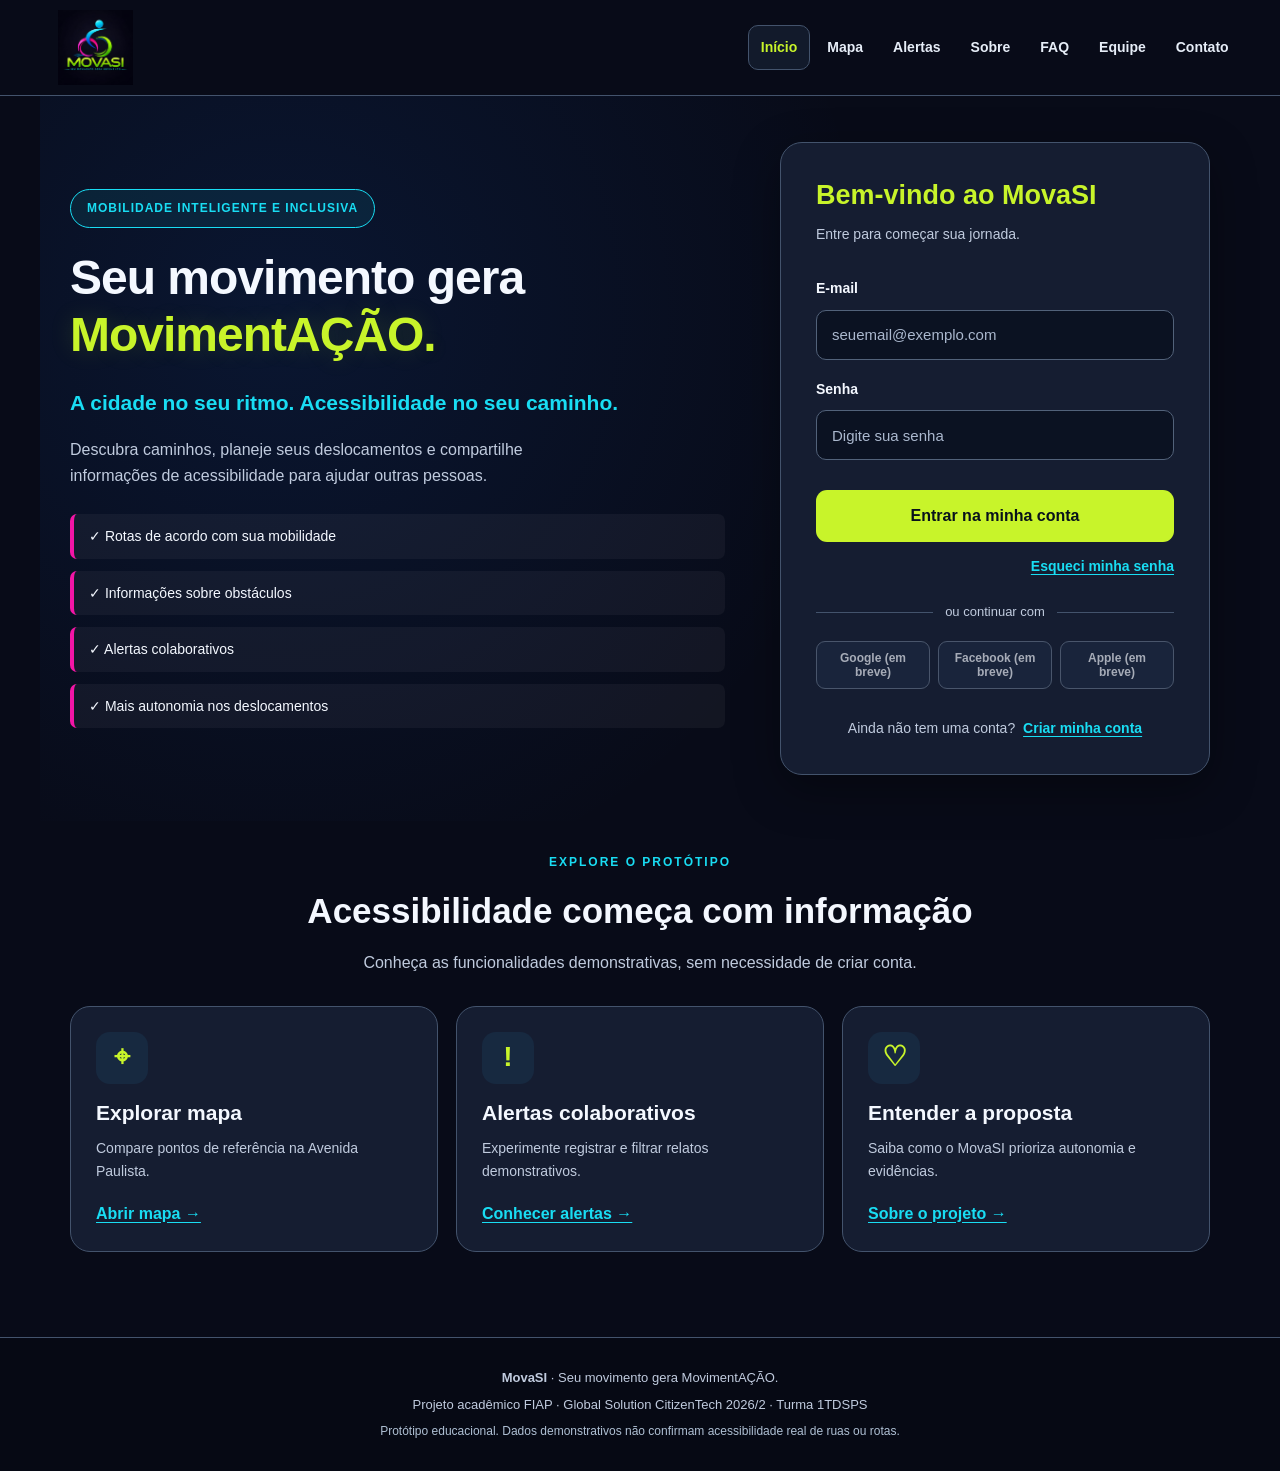
<file: index.html>
<!DOCTYPE html>

<html lang="pt-BR">
<head>
<meta charset="utf-8"/>
<meta content="width=device-width, initial-scale=1.0" name="viewport"/>
<title>MovaSI | Mobilidade Inteligente</title>
<meta content="MovaSI: seu movimento gera MovimentAÇÃO. Rotas e informações para uma mobilidade mais acessível." name="description"/>
<link href="css/style.css" rel="stylesheet"/>
<script defer="" src="js/script.js"></script>
<link href="css/componentes.css" rel="stylesheet"/><script defer="True" src="js/main.js"></script><link href="assets/logo-movasi.png" rel="icon" type="image/png"/></head>
<body>
<!-- CABEÇALHO DO MOVASI -->
<a class="pular-conteudo" href="#conteudo">Ir para o conteúdo principal</a>
<header class="cabecalho cabecalho-com-nav">
<a aria-label="MovaSI — Página inicial" class="logo" href="index.html"><img alt="MovaSI — Seu movimento gera MovimentAÇÃO" height="75" src="assets/logo-movasi.png" width="115"/></a>
<button aria-controls="navegacao-principal" aria-expanded="false" aria-label="Abrir menu de navegação" class="menu-toggle" type="button"><span></span><span></span><span></span></button>
<nav aria-label="Navegação principal" class="menu-principal" id="navegacao-principal"><a aria-current="page" class="ativo" href="index.html">Início</a><a href="painel.html">Mapa</a><a href="alertas.html">Alertas</a><a href="sobre.html">Sobre</a><a href="faq.html">FAQ</a><a href="integrantes.html">Equipe</a><a href="contato.html">Contato</a></nav>
</header>
<main class="pagina-inicial" id="conteudo">
<!-- APRESENTAÇÃO DO MOVASI -->
<section class="apresentacao">
<p class="etiqueta">MOBILIDADE INTELIGENTE E INCLUSIVA</p>
<h1>
                Seu movimento gera
                <span>MovimentAÇÃO.</span>
</h1>
<p class="subtitulo">
                A cidade no seu ritmo.
                Acessibilidade no seu caminho.
            </p>
<p class="descricao">
                Descubra caminhos, planeje seus deslocamentos
                e compartilhe informações de acessibilidade
                para ajudar outras pessoas.
            </p>
<div class="beneficios">
<p>✓ Rotas de acordo com sua mobilidade</p>
<p>✓ Informações sobre obstáculos</p>
<p>✓ Alertas colaborativos</p>
<p>✓ Mais autonomia nos deslocamentos</p>
</div>
</section>
<!-- ACESSO AO APLICATIVO -->
<section class="area-acesso">
<div class="cartao-acesso">
<!-- FORMULÁRIO DE LOGIN -->
<div id="tela-login">
<h2>Bem-vindo ao MovaSI</h2>
<p class="texto-apoio">
                        Entre para começar sua jornada.
                    </p>
<form id="form-login">
<label for="login-email">E-mail</label>
<input autocomplete="email" id="login-email" name="email" placeholder="seuemail@exemplo.com" required="" type="email"/>
<label for="login-senha">Senha</label>
<input autocomplete="current-password" id="login-senha" name="senha" placeholder="Digite sua senha" required="" type="password"/>
<button class="botao-principal" type="submit">
                            Entrar na minha conta
                        </button>
</form>
<button class="botao-link" id="esqueci-senha" type="button">
                        Esqueci minha senha
                    </button>
<div class="separador">
<span>ou continuar com</span>
</div>
<div class="login-social">
<button disabled="" type="button">Google (em breve)</button>
<button disabled="" type="button">Facebook (em breve)</button>
<button disabled="" type="button">Apple (em breve)</button>
</div>
<p class="alternar-acesso">
                        Ainda não tem uma conta?
                        <button class="botao-link" id="abrir-cadastro" type="button">
                            Criar minha conta
                        </button>
</p>
</div>
<!-- FORMULÁRIO DE CADASTRO -->
<div hidden="" id="tela-cadastro">
<h2>Crie sua conta</h2>
<p class="texto-apoio">
                        Seu caminho começa aqui.
                    </p>
<form id="form-cadastro">
<label for="cadastro-nome">Nome completo</label>
<input autocomplete="name" id="cadastro-nome" name="nome" required="" type="text"/>
<label for="cadastro-nascimento">Data de nascimento</label>
<input id="cadastro-nascimento" name="nascimento" required="" type="date"/>
<label for="cadastro-sexo">Sexo (opcional)</label>
<select id="cadastro-sexo" name="sexo">
<option value="">Prefiro não informar</option>
<option value="feminino">Feminino</option>
<option value="masculino">Masculino</option>
<option value="outro">Outro</option>
</select>
<label for="cadastro-email">E-mail</label>
<input autocomplete="email" id="cadastro-email" name="email" required="" type="email"/>
<label for="cadastro-senha">Crie uma senha</label>
<input autocomplete="new-password" id="cadastro-senha" minlength="8" name="senha" required="" type="password"/>
<label for="cadastro-confirmar">Confirme a senha</label>
<input autocomplete="new-password" id="cadastro-confirmar" minlength="8" name="confirmar-senha" required="" type="password"/>
<button class="botao-principal" type="submit">
                            Criar minha conta
                        </button>
</form>
<p class="alternar-acesso">
                        Já possui uma conta?
                        <button class="botao-link" id="voltar-login" type="button">
                            Fazer login
                        </button>
</p>
</div>
<p aria-live="polite" id="mensagem-sistema" role="status"></p>
</div>
</section>
</main><section aria-labelledby="atalhos-titulo" class="atalhos-inicio">
<div class="atalhos-topo"><p class="sobretitulo">EXPLORE O PROTÓTIPO</p><h2 id="atalhos-titulo">Acessibilidade começa com informação</h2><p>Conheça as funcionalidades demonstrativas, sem necessidade de criar conta.</p></div>
<div class="cards-atalho"><a class="card-atalho" href="painel.html"><span aria-hidden="true" class="icone-atalho">⌖</span><h3>Explorar mapa</h3><p>Compare pontos de referência na Avenida Paulista.</p><span class="link-visual">Abrir mapa →</span></a>
<a class="card-atalho" href="alertas.html"><span aria-hidden="true" class="icone-atalho">!</span><h3>Alertas colaborativos</h3><p>Experimente registrar e filtrar relatos demonstrativos.</p><span class="link-visual">Conhecer alertas →</span></a>
<a class="card-atalho" href="sobre.html"><span aria-hidden="true" class="icone-atalho">♡</span><h3>Entender a proposta</h3><p>Saiba como o MovaSI prioriza autonomia e evidências.</p><span class="link-visual">Sobre o projeto →</span></a></div>
</section>
<footer class="rodape rodape-geral"><p><strong>MovaSI</strong> · Seu movimento gera MovimentAÇÃO.</p><p>Projeto acadêmico FIAP · Global Solution CitizenTech 2026/2 · Turma 1TDSPS</p><p>Protótipo educacional. Dados demonstrativos não confirmam acessibilidade real de ruas ou rotas.</p></footer>
</body>
</html>
</file>
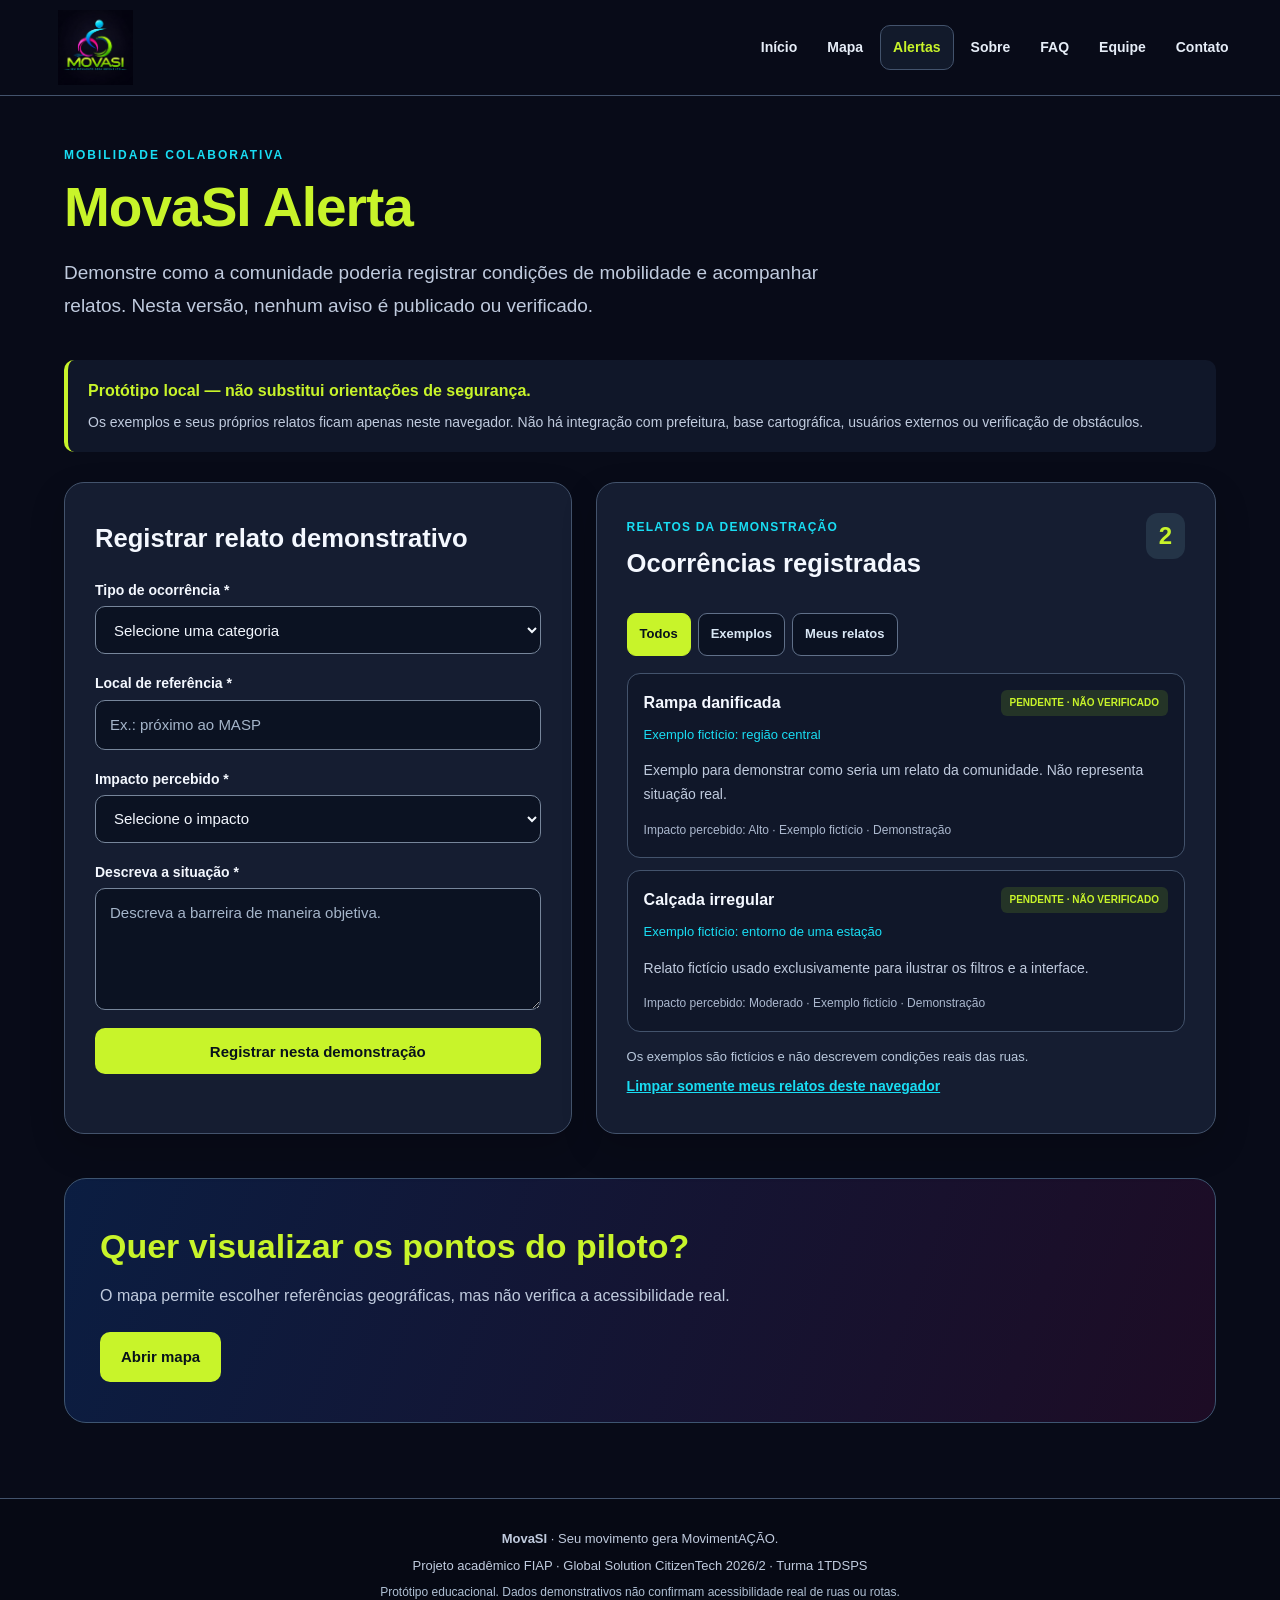
<file: alertas.html>
<!DOCTYPE html>
<html lang="pt-BR">
<head>
  <meta charset="UTF-8">
  <meta name="viewport" content="width=device-width, initial-scale=1">
  <meta name="description" content="MovaSI — plataforma acadêmica de mobilidade inclusiva e colaboração comunitária.">
  <title>MovaSI Alerta | MovaSI</title>
  <link rel="icon" type="image/png" href="assets/logo-movasi.png">
  <link rel="stylesheet" href="css/style.css">
  <link rel="stylesheet" href="css/componentes.css">
  
  <script src="js/main.js" defer></script>
<script src="js/alertas.js" defer></script>
</head>
<body>
  <a class="pular-conteudo" href="#conteudo">Ir para o conteúdo principal</a>
    <header class="cabecalho cabecalho-com-nav">
      <a href="index.html" class="logo" aria-label="MovaSI — Página inicial"><img src="assets/logo-movasi.png" alt="MovaSI — Seu movimento gera MovimentAÇÃO" width="115" height="75"></a>
      <button class="menu-toggle" type="button" aria-label="Abrir menu de navegação" aria-controls="navegacao-principal" aria-expanded="false"><span></span><span></span><span></span></button>
      <nav class="menu-principal" id="navegacao-principal" aria-label="Navegação principal"><a href="index.html">Início</a><a href="painel.html">Mapa</a><a href="alertas.html" aria-current="page" class="ativo">Alertas</a><a href="sobre.html">Sobre</a><a href="faq.html">FAQ</a><a href="integrantes.html">Equipe</a><a href="contato.html">Contato</a></nav>
    </header>
  <main id="conteudo" class="conteudo-interno">
  <section class="cabecalho-pagina"><p class="sobretitulo">MOBILIDADE COLABORATIVA</p><h1>MovaSI Alerta</h1><p class="lead">Demonstre como a comunidade poderia registrar condições de mobilidade e acompanhar relatos. Nesta versão, nenhum aviso é publicado ou verificado.</p></section>
<div class="aviso-componente aviso-global"><strong>Protótipo local — não substitui orientações de segurança.</strong><p>Os exemplos e seus próprios relatos ficam apenas neste navegador. Não há integração com prefeitura, base cartográfica, usuários externos ou verificação de obstáculos.</p></div>
<section class="bloco-grid alertas-grid"><div class="cartao-conteudo"><h2>Registrar relato demonstrativo</h2><form id="form-alerta" novalidate>
<div class="grupo-campo"><label for="alerta-tipo">Tipo de ocorrência *</label><select id="alerta-tipo" required><option value="">Selecione uma categoria</option><option value="Rampa danificada">Rampa danificada</option><option value="Degrau ou desnível">Degrau ou desnível</option><option value="Calçada irregular">Calçada irregular</option><option value="Obstrução de passagem">Obstrução de passagem</option><option value="Outro obstáculo">Outro obstáculo</option></select><p class="erro-campo" id="erro-tipo"></p></div>
<div class="grupo-campo"><label for="alerta-local">Local de referência *</label><input id="alerta-local" type="text" minlength="5" maxlength="120" required placeholder="Ex.: próximo ao MASP"><p class="erro-campo" id="erro-local"></p></div>
<div class="grupo-campo"><label for="alerta-impacto">Impacto percebido *</label><select id="alerta-impacto" required><option value="">Selecione o impacto</option><option value="Baixo">Baixo</option><option value="Moderado">Moderado</option><option value="Alto">Alto</option></select><p class="erro-campo" id="erro-impacto"></p></div>
<div class="grupo-campo"><label for="alerta-descricao">Descreva a situação *</label><textarea id="alerta-descricao" rows="4" minlength="10" maxlength="500" required placeholder="Descreva a barreira de maneira objetiva."></textarea><p class="erro-campo" id="erro-descricao"></p></div>
<button type="submit" class="botao-destaque botao-formulario">Registrar nesta demonstração</button><p id="alerta-retorno" class="feedback-formulario" role="status" aria-live="polite" hidden></p></form></div>
<div class="cartao-conteudo"><div class="cabecalho-lista"><div><span class="numero-card">RELATOS DA DEMONSTRAÇÃO</span><h2>Ocorrências registradas</h2></div><span class="contador" id="total-alertas" aria-live="polite">0</span></div>
<div class="filtros-alerta" role="group" aria-label="Filtrar relatos"><button class="filtro-ativo" type="button" data-filtro="todos" aria-pressed="true">Todos</button><button type="button" data-filtro="exemplos" aria-pressed="false">Exemplos</button><button type="button" data-filtro="meus" aria-pressed="false">Meus relatos</button></div><div id="lista-alertas" class="lista-alertas" aria-live="polite"></div><p class="ajuda-campo">Os exemplos são fictícios e não descrevem condições reais das ruas.</p><button type="button" id="limpar-alertas" class="botao-texto">Limpar somente meus relatos deste navegador</button></div></section>
<section class="chamada-final"><h2>Quer visualizar os pontos do piloto?</h2><p>O mapa permite escolher referências geográficas, mas não verifica a acessibilidade real.</p><a class="botao-destaque" href="painel.html">Abrir mapa</a></section>
  </main>
  <footer class="rodape rodape-geral"><p><strong>MovaSI</strong> · Seu movimento gera MovimentAÇÃO.</p><p>Projeto acadêmico FIAP · Global Solution CitizenTech 2026/2 · Turma 1TDSPS</p><p>Protótipo educacional. Dados demonstrativos não confirmam acessibilidade real de ruas ou rotas.</p></footer>
</body>
</html>
</file>
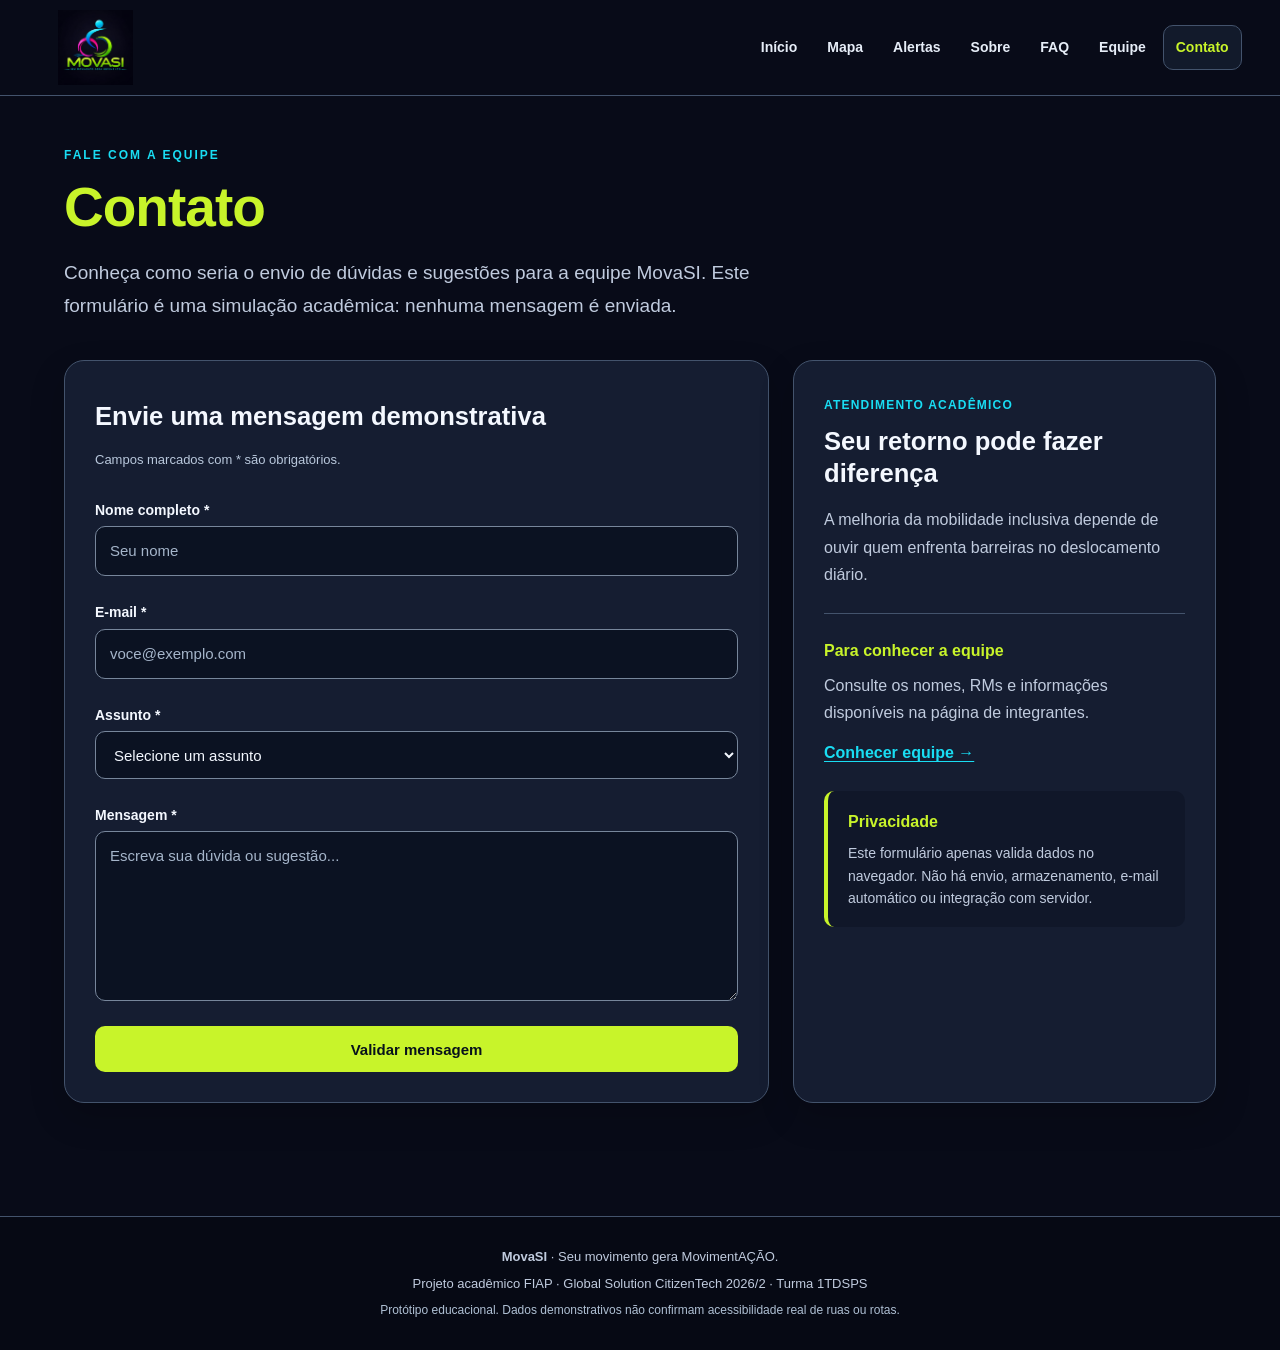
<file: contato.html>
<!DOCTYPE html>
<html lang="pt-BR">
<head>
  <meta charset="UTF-8">
  <meta name="viewport" content="width=device-width, initial-scale=1">
  <meta name="description" content="MovaSI — plataforma acadêmica de mobilidade inclusiva e colaboração comunitária.">
  <title>Contato | MovaSI</title>
  <link rel="icon" type="image/png" href="assets/logo-movasi.png">
  <link rel="stylesheet" href="css/style.css">
  <link rel="stylesheet" href="css/componentes.css">
  
  <script src="js/main.js" defer></script>
<script src="js/contato.js" defer></script>
</head>
<body>
  <a class="pular-conteudo" href="#conteudo">Ir para o conteúdo principal</a>
    <header class="cabecalho cabecalho-com-nav">
      <a href="index.html" class="logo" aria-label="MovaSI — Página inicial"><img src="assets/logo-movasi.png" alt="MovaSI — Seu movimento gera MovimentAÇÃO" width="115" height="75"></a>
      <button class="menu-toggle" type="button" aria-label="Abrir menu de navegação" aria-controls="navegacao-principal" aria-expanded="false"><span></span><span></span><span></span></button>
      <nav class="menu-principal" id="navegacao-principal" aria-label="Navegação principal"><a href="index.html">Início</a><a href="painel.html">Mapa</a><a href="alertas.html">Alertas</a><a href="sobre.html">Sobre</a><a href="faq.html">FAQ</a><a href="integrantes.html">Equipe</a><a href="contato.html" aria-current="page" class="ativo">Contato</a></nav>
    </header>
  <main id="conteudo" class="conteudo-interno">
  <section class="cabecalho-pagina"><p class="sobretitulo">FALE COM A EQUIPE</p><h1>Contato</h1><p class="lead">Conheça como seria o envio de dúvidas e sugestões para a equipe MovaSI. Este formulário é uma simulação acadêmica: nenhuma mensagem é enviada.</p></section>
<section class="bloco-grid contato-grid"><div class="cartao-conteudo"><h2>Envie uma mensagem demonstrativa</h2><p class="ajuda-campo">Campos marcados com * são obrigatórios.</p>
<form id="form-contato" class="form-contato" novalidate>
<div class="grupo-campo"><label for="contato-nome">Nome completo *</label><input id="contato-nome" name="nome" type="text" autocomplete="name" required minlength="3" maxlength="120" placeholder="Seu nome"><p class="erro-campo" id="erro-nome" aria-live="polite"></p></div>
<div class="grupo-campo"><label for="contato-email">E-mail *</label><input id="contato-email" name="email" type="email" autocomplete="email" required maxlength="254" placeholder="voce@exemplo.com"><p class="erro-campo" id="erro-email" aria-live="polite"></p></div>
<div class="grupo-campo"><label for="contato-assunto">Assunto *</label><select id="contato-assunto" name="assunto" required><option value="">Selecione um assunto</option><option value="Duvidas sobre o projeto">Dúvidas sobre o projeto</option><option value="Acessibilidade">Acessibilidade e mobilidade</option><option value="Sugestao">Sugestão para o MovaSI</option><option value="Outro">Outro</option></select><p class="erro-campo" id="erro-assunto" aria-live="polite"></p></div>
<div class="grupo-campo"><label for="contato-mensagem">Mensagem *</label><textarea id="contato-mensagem" name="mensagem" required minlength="10" maxlength="1200" rows="6" placeholder="Escreva sua dúvida ou sugestão..."></textarea><p class="erro-campo" id="erro-mensagem" aria-live="polite"></p></div>
<button type="submit" class="botao-destaque botao-formulario">Validar mensagem</button>
<div id="retorno-contato" class="feedback-formulario" role="status" aria-live="polite" hidden></div>
</form></div>
<aside class="cartao-conteudo cartao-lateral"><span class="numero-card">ATENDIMENTO ACADÊMICO</span><h2>Seu retorno pode fazer diferença</h2><p>A melhoria da mobilidade inclusiva depende de ouvir quem enfrenta barreiras no deslocamento diário.</p><div class="detalhe-lateral"><strong>Para conhecer a equipe</strong><p>Consulte os nomes, RMs e informações disponíveis na página de integrantes.</p><a class="link-visual" href="integrantes.html">Conhecer equipe →</a></div><div class="aviso-componente"><strong>Privacidade</strong><p>Este formulário apenas valida dados no navegador. Não há envio, armazenamento, e-mail automático ou integração com servidor.</p></div></aside></section>
  </main>
  <footer class="rodape rodape-geral"><p><strong>MovaSI</strong> · Seu movimento gera MovimentAÇÃO.</p><p>Projeto acadêmico FIAP · Global Solution CitizenTech 2026/2 · Turma 1TDSPS</p><p>Protótipo educacional. Dados demonstrativos não confirmam acessibilidade real de ruas ou rotas.</p></footer>
</body>
</html>
</file>
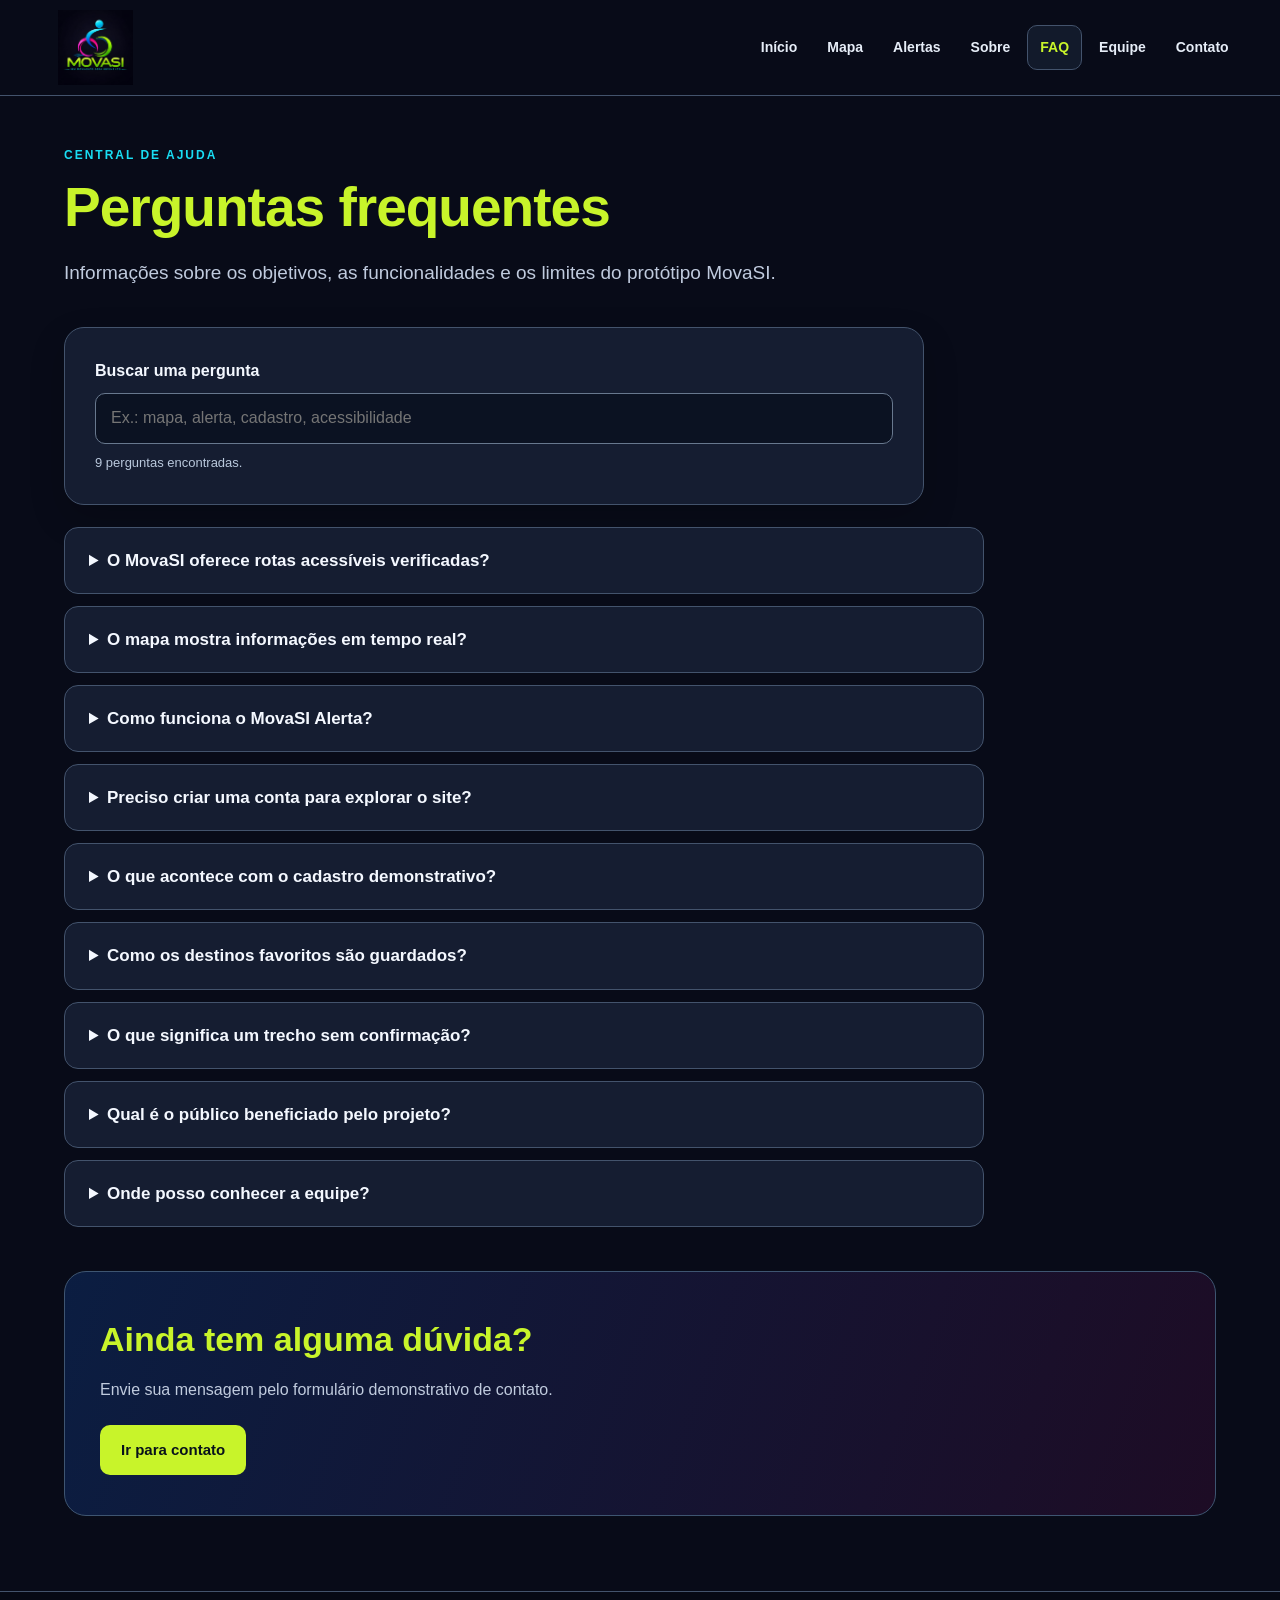
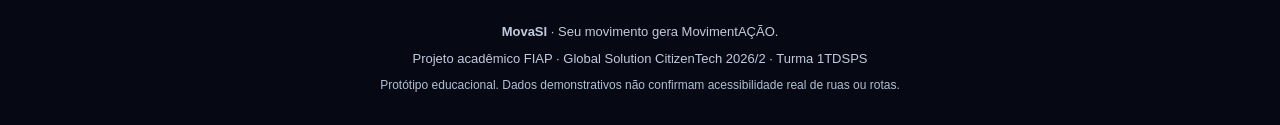
<file: faq.html>
<!DOCTYPE html>
<html lang="pt-BR">
<head>
  <meta charset="UTF-8">
  <meta name="viewport" content="width=device-width, initial-scale=1">
  <meta name="description" content="MovaSI — plataforma acadêmica de mobilidade inclusiva e colaboração comunitária.">
  <title>Perguntas frequentes | MovaSI</title>
  <link rel="icon" type="image/png" href="assets/logo-movasi.png">
  <link rel="stylesheet" href="css/style.css">
  <link rel="stylesheet" href="css/componentes.css">
  
  <script src="js/main.js" defer></script>
<script src="js/faq.js" defer></script>
</head>
<body>
  <a class="pular-conteudo" href="#conteudo">Ir para o conteúdo principal</a>
    <header class="cabecalho cabecalho-com-nav">
      <a href="index.html" class="logo" aria-label="MovaSI — Página inicial"><img src="assets/logo-movasi.png" alt="MovaSI — Seu movimento gera MovimentAÇÃO" width="115" height="75"></a>
      <button class="menu-toggle" type="button" aria-label="Abrir menu de navegação" aria-controls="navegacao-principal" aria-expanded="false"><span></span><span></span><span></span></button>
      <nav class="menu-principal" id="navegacao-principal" aria-label="Navegação principal"><a href="index.html">Início</a><a href="painel.html">Mapa</a><a href="alertas.html">Alertas</a><a href="sobre.html">Sobre</a><a href="faq.html" aria-current="page" class="ativo">FAQ</a><a href="integrantes.html">Equipe</a><a href="contato.html">Contato</a></nav>
    </header>
  <main id="conteudo" class="conteudo-interno">
  <section class="cabecalho-pagina"><p class="sobretitulo">CENTRAL DE AJUDA</p><h1>Perguntas frequentes</h1><p class="lead">Informações sobre os objetivos, as funcionalidades e os limites do protótipo MovaSI.</p></section>
<section class="pesquisa-faq"><label for="buscar-faq">Buscar uma pergunta</label><input id="buscar-faq" type="search" placeholder="Ex.: mapa, alerta, cadastro, acessibilidade" autocomplete="off"><p id="contagem-faq" class="ajuda-campo" role="status" aria-live="polite">Exibindo todas as perguntas.</p></section>
<section class="lista-faq" aria-label="Perguntas e respostas">
<details class="faq-item"><summary>O MovaSI oferece rotas acessíveis verificadas?</summary><p>Ainda não. O mapa do protótipo exibe pontos de referência, mas não comprova condições reais de acessibilidade, segurança ou tempo de deslocamento.</p></details>
<details class="faq-item"><summary>O mapa mostra informações em tempo real?</summary><p>Não. A visualização utiliza a biblioteca Leaflet e mapas de OpenStreetMap quando há conexão, mas não recebe dados atualizados de obstáculos ou calçadas em tempo real.</p></details>
<details class="faq-item"><summary>Como funciona o MovaSI Alerta?</summary><p>Você pode experimentar o registro de relatos de obstáculos. Neste projeto acadêmico, os dados permanecem somente no armazenamento local do navegador e não são enviados para um servidor ou para outros usuários.</p></details>
<details class="faq-item"><summary>Preciso criar uma conta para explorar o site?</summary><p>Não. O mapa, os alertas, as informações do projeto e as perguntas frequentes podem ser explorados diretamente pelo menu. O formulário de login é apenas uma demonstração de interface.</p></details>
<details class="faq-item"><summary>O que acontece com o cadastro demonstrativo?</summary><p>Os campos são validados na própria página. Nenhuma conta real é criada e as senhas digitadas não são armazenadas ou transmitidas pelo projeto.</p></details>
<details class="faq-item"><summary>Como os destinos favoritos são guardados?</summary><p>Os favoritos do painel são salvos localmente neste navegador por meio de localStorage. Eles não são sincronizados entre dispositivos.</p></details>
<details class="faq-item"><summary>O que significa um trecho sem confirmação?</summary><p>Significa que a aplicação ainda não possui evidência suficiente sobre as características de acessibilidade. Ausência de dados não significa que o trecho é acessível.</p></details>
<details class="faq-item"><summary>Qual é o público beneficiado pelo projeto?</summary><p>O foco são pessoas com deficiência, usuárias de cadeira de rodas, pessoas com mobilidade reduzida e demais cidadãos que precisam de melhores informações para se deslocar.</p></details>
<details class="faq-item"><summary>Onde posso conhecer a equipe?</summary><p>Na página Equipe, que identifica as integrantes e seus RMs. Fotografias e links pessoais serão acrescentados depois que forem fornecidos e autorizados pelas próprias integrantes.</p></details>
</section><p id="faq-vazio" class="mensagem-vazia" hidden>Nenhuma pergunta encontrada. Tente outro termo ou <button type="button" id="limpar-faq" class="botao-texto">limpe a busca</button>.</p>
<section class="chamada-final"><h2>Ainda tem alguma dúvida?</h2><p>Envie sua mensagem pelo formulário demonstrativo de contato.</p><a class="botao-destaque" href="contato.html">Ir para contato</a></section>
  </main>
  <footer class="rodape rodape-geral"><p><strong>MovaSI</strong> · Seu movimento gera MovimentAÇÃO.</p><p>Projeto acadêmico FIAP · Global Solution CitizenTech 2026/2 · Turma 1TDSPS</p><p>Protótipo educacional. Dados demonstrativos não confirmam acessibilidade real de ruas ou rotas.</p></footer>
</body>
</html>
</file>
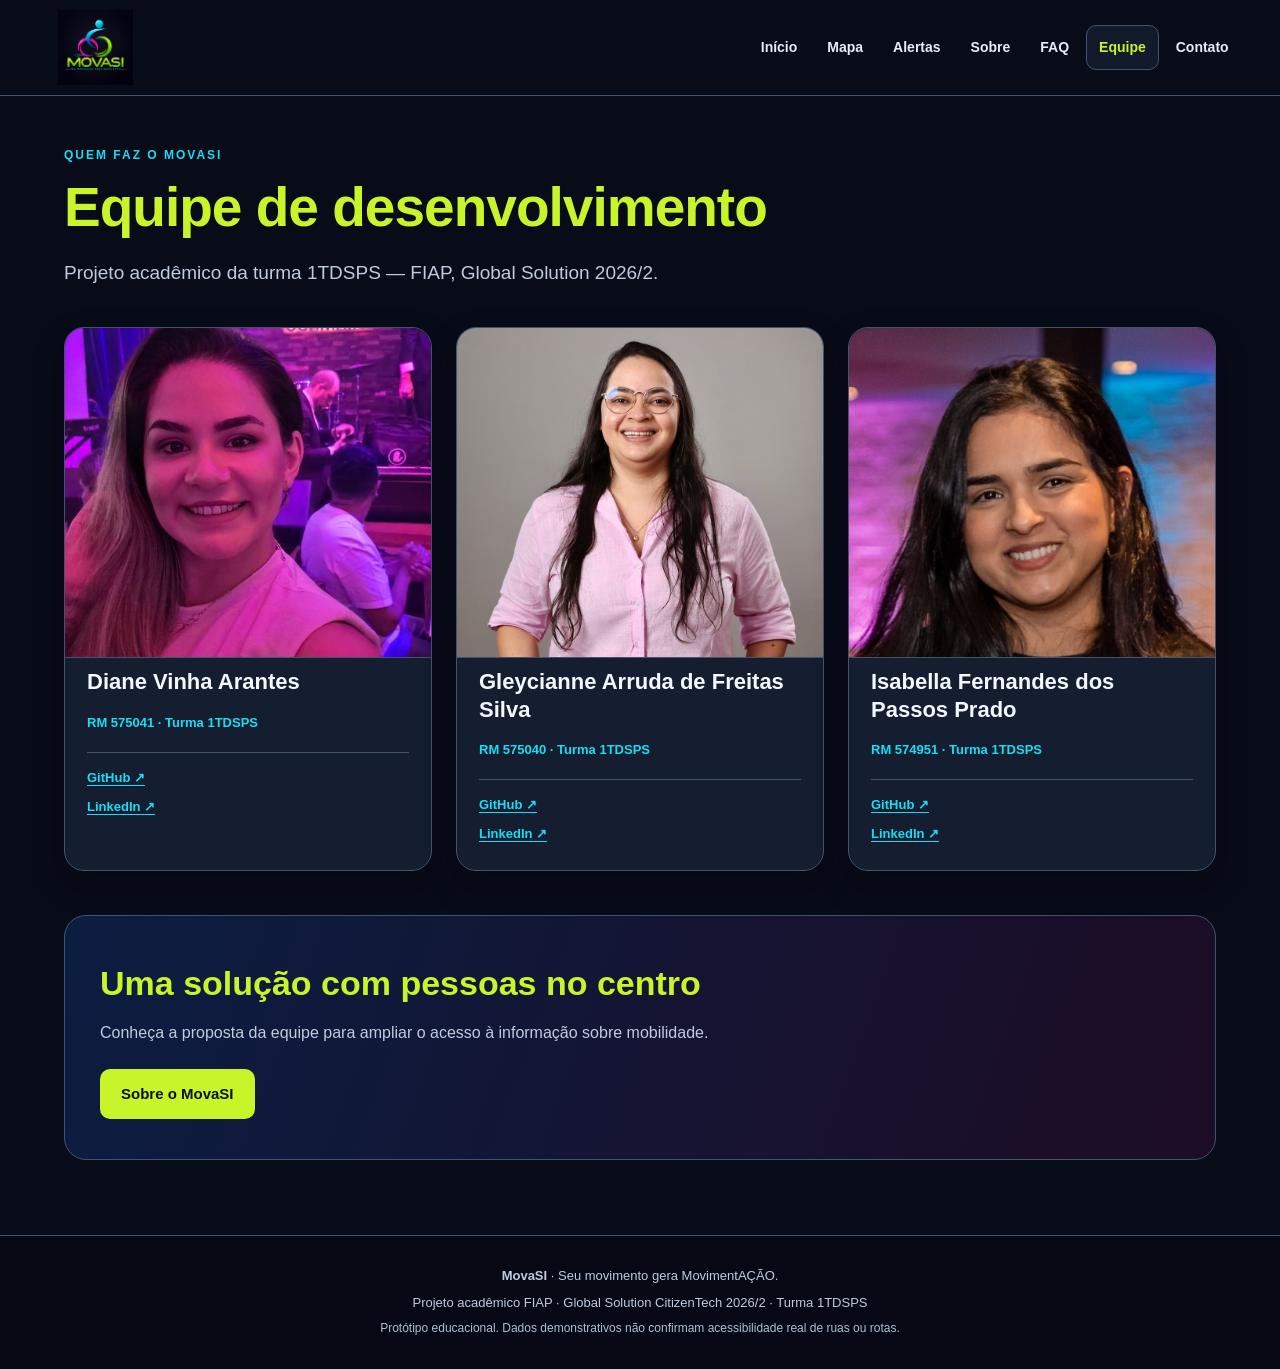
<file: integrantes.html>
<!DOCTYPE html>

<html lang="pt-BR">
<head>
<meta charset="utf-8"/>
<meta content="width=device-width, initial-scale=1" name="viewport"/>
<meta content="MovaSI — plataforma acadêmica de mobilidade inclusiva e colaboração comunitária." name="description"/>
<title>Nossa equipe | MovaSI</title>
<link href="assets/logo-movasi.png" rel="icon" type="image/png"/>
<link href="css/style.css" rel="stylesheet"/>
<link href="css/componentes.css" rel="stylesheet"/>
<script defer="" src="js/main.js"></script>
</head>
<body>
<a class="pular-conteudo" href="#conteudo">Ir para o conteúdo principal</a>
<header class="cabecalho cabecalho-com-nav">
<a aria-label="MovaSI — Página inicial" class="logo" href="index.html"><img alt="MovaSI — Seu movimento gera MovimentAÇÃO" height="75" src="assets/logo-movasi.png" width="115"/></a>
<button aria-controls="navegacao-principal" aria-expanded="false" aria-label="Abrir menu de navegação" class="menu-toggle" type="button"><span></span><span></span><span></span></button>
<nav aria-label="Navegação principal" class="menu-principal" id="navegacao-principal"><a href="index.html">Início</a><a href="painel.html">Mapa</a><a href="alertas.html">Alertas</a><a href="sobre.html">Sobre</a><a href="faq.html">FAQ</a><a aria-current="page" class="ativo" href="integrantes.html">Equipe</a><a href="contato.html">Contato</a></nav>
</header>
<main class="conteudo-interno" id="conteudo">
<section class="cabecalho-pagina"><p class="sobretitulo">QUEM FAZ O MOVASI</p><h1>Equipe de desenvolvimento</h1><p class="lead">Projeto acadêmico da turma 1TDSPS — FIAP, Global Solution 2026/2.</p></section>
<section aria-label="Integrantes da equipe" class="equipe-grid">
<article class="cartao-equipe"><img alt="Fotografia de Diane Vinha Arantes, integrante do MovaSI" class="foto-integrante" height="700" loading="lazy" src="assets/equipe/diane-vinha-arantes.jpg" width="500"/><h2>Diane Vinha Arantes</h2><p class="identificacao">RM 575041 · Turma 1TDSPS</p><div class="links-equipe"><a href="https://github.com/dianevinhaarantes" target="_blank" rel="noopener noreferrer"
aria-label="GitHub de Diane Vinha Arantes (abre em nova aba)"
">GitHub <span aria-hidden="true">↗</span></a><a href="https://www.linkedin.com/in/diane-arantes" target="_blank" rel="noopener noreferrer" aria-label="LinkedIn de Diane Vinha Arantes (abre em nova aba)">LinkedIn <span aria-hidden="true">↗</span></a></div></article>
<article class="cartao-equipe"><img alt="Fotografia de Gleycianne Arruda de Freitas Silva, integrante do MovaSI" class="foto-integrante" height="700" loading="lazy" src="assets/equipe/gleycianne-arruda.jpg" width="500"/><h2>Gleycianne Arruda de Freitas Silva</h2><p class="identificacao">RM 575040 · Turma 1TDSPS</p><div class="links-equipe"><a href="https://github.com/gleycifreitas" target="_blank" rel="noopener noreferrer" aria-label="
GitHub de Gleycianne Arruda de Freitas Silva (abre em nova aba)
">GitHub <span aria-hidden="true">↗</span></a><a href="https://www.linkedin.com/in/gleyci" target="_blank" rel="noopener noreferrer" aria-label="LinkedIn de Gleycianne Arruda de Freitas Silva (abre em nova aba)">LinkedIn <span aria-hidden="true">↗</span></a></div></article>
<article class="cartao-equipe"><img alt="Fotografia de Isabella Fernandes dos Passos Prado, integrante do MovaSI" class="foto-integrante" height="700" loading="lazy" src="assets/equipe/isabella-fernandes.jpg" width="500"/><h2>Isabella Fernandes dos Passos Prado</h2><p class="identificacao">RM 574951 · Turma 1TDSPS</p><div class="links-equipe"><a href="https://github.com/isabellaprado25" target="_blank" rel="noopener noreferrer" aria-label="GitHub de Isabella Fernandes dos Passos Prado (abre em nova aba)">GitHub <span aria-hidden="true">↗</span></a><a href="https://www.linkedin.com/in/isabellaprado20" target="_blank" rel="noopener noreferrer" aria-label="LinkedIn de Isabella Fernandes dos Passos Prado (abre em nova aba)">LinkedIn <span aria-hidden="true">↗</span></a></div></article>
</section>
<section class="chamada-final"><h2>Uma solução com pessoas no centro</h2><p>Conheça a proposta da equipe para ampliar o acesso à informação sobre mobilidade.</p><a class="botao-destaque" href="sobre.html">Sobre o MovaSI</a></section>
</main>
<footer class="rodape rodape-geral"><p><strong>MovaSI</strong> · Seu movimento gera MovimentAÇÃO.</p><p>Projeto acadêmico FIAP · Global Solution CitizenTech 2026/2 · Turma 1TDSPS</p><p>Protótipo educacional. Dados demonstrativos não confirmam acessibilidade real de ruas ou rotas.</p></footer>
</body>
</html>
</file>
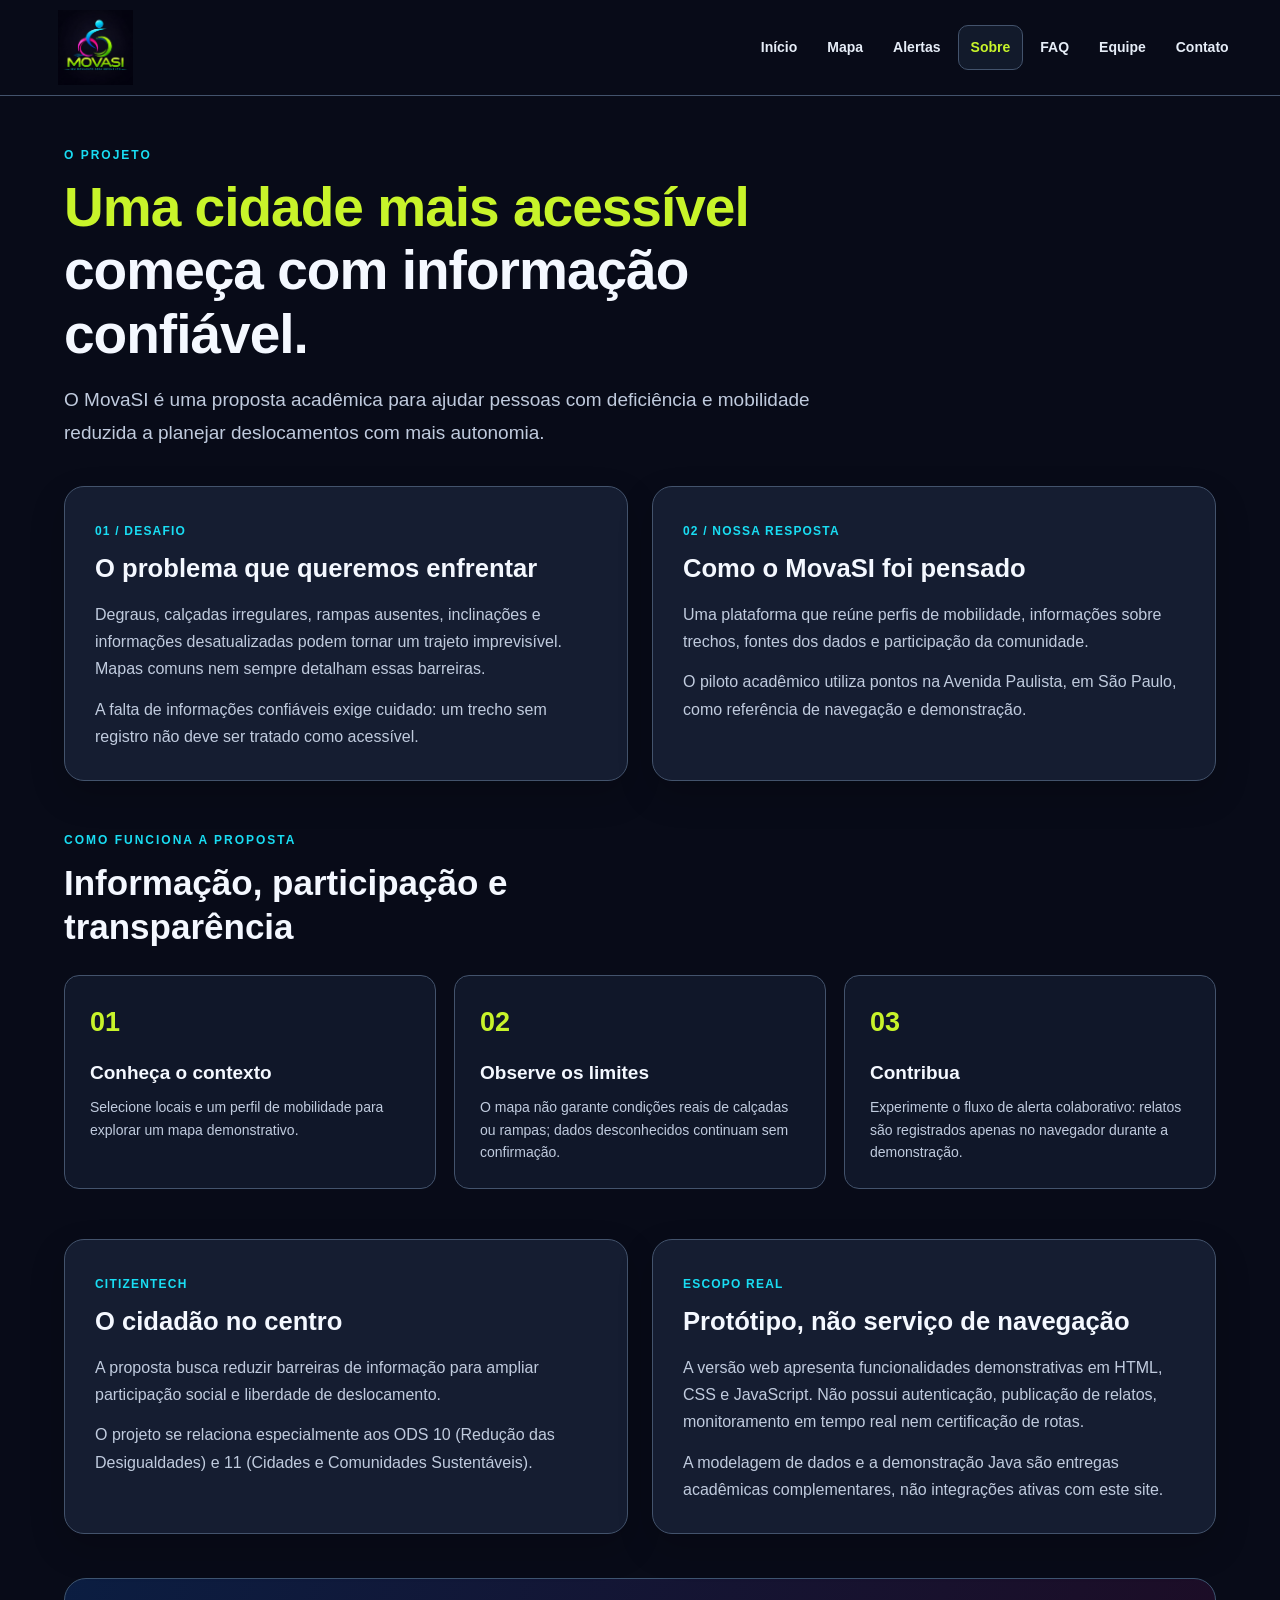
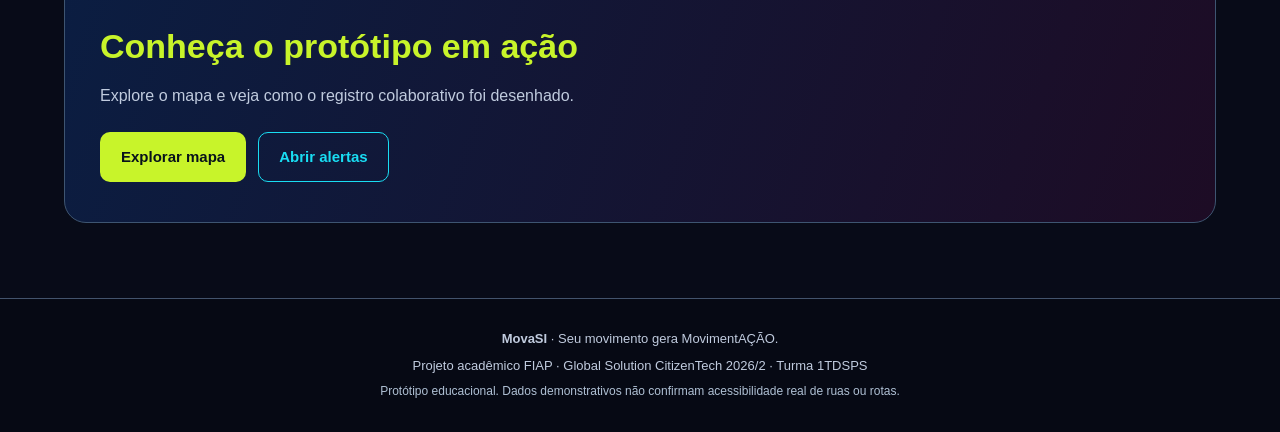
<file: sobre.html>
<!DOCTYPE html>
<html lang="pt-BR">
<head>
  <meta charset="UTF-8">
  <meta name="viewport" content="width=device-width, initial-scale=1">
  <meta name="description" content="MovaSI — plataforma acadêmica de mobilidade inclusiva e colaboração comunitária.">
  <title>Sobre o projeto | MovaSI</title>
  <link rel="icon" type="image/png" href="assets/logo-movasi.png">
  <link rel="stylesheet" href="css/style.css">
  <link rel="stylesheet" href="css/componentes.css">
  
  <script src="js/main.js" defer></script>
</head>
<body>
  <a class="pular-conteudo" href="#conteudo">Ir para o conteúdo principal</a>
    <header class="cabecalho cabecalho-com-nav">
      <a href="index.html" class="logo" aria-label="MovaSI — Página inicial"><img src="assets/logo-movasi.png" alt="MovaSI — Seu movimento gera MovimentAÇÃO" width="115" height="75"></a>
      <button class="menu-toggle" type="button" aria-label="Abrir menu de navegação" aria-controls="navegacao-principal" aria-expanded="false"><span></span><span></span><span></span></button>
      <nav class="menu-principal" id="navegacao-principal" aria-label="Navegação principal"><a href="index.html">Início</a><a href="painel.html">Mapa</a><a href="alertas.html">Alertas</a><a href="sobre.html" aria-current="page" class="ativo">Sobre</a><a href="faq.html">FAQ</a><a href="integrantes.html">Equipe</a><a href="contato.html">Contato</a></nav>
    </header>
  <main id="conteudo" class="conteudo-interno">
  <section class="cabecalho-pagina"><p class="sobretitulo">O PROJETO</p><h1>Uma cidade mais acessível começa com informação confiável.</h1><p class="lead">O MovaSI é uma proposta acadêmica para ajudar pessoas com deficiência e mobilidade reduzida a planejar deslocamentos com mais autonomia.</p></section>
<section class="bloco-grid dois-colunas" aria-label="Problema e proposta"><article class="cartao-conteudo"><span class="numero-card">01 / DESAFIO</span><h2>O problema que queremos enfrentar</h2><p>Degraus, calçadas irregulares, rampas ausentes, inclinações e informações desatualizadas podem tornar um trajeto imprevisível. Mapas comuns nem sempre detalham essas barreiras.</p><p>A falta de informações confiáveis exige cuidado: um trecho sem registro não deve ser tratado como acessível.</p></article>
<article class="cartao-conteudo"><span class="numero-card">02 / NOSSA RESPOSTA</span><h2>Como o MovaSI foi pensado</h2><p>Uma plataforma que reúne perfis de mobilidade, informações sobre trechos, fontes dos dados e participação da comunidade.</p><p>O piloto acadêmico utiliza pontos na Avenida Paulista, em São Paulo, como referência de navegação e demonstração.</p></article></section>
<section class="secao-texto"><p class="sobretitulo">COMO FUNCIONA A PROPOSTA</p><h2>Informação, participação e transparência</h2><div class="passos"><article><span>01</span><h3>Conheça o contexto</h3><p>Selecione locais e um perfil de mobilidade para explorar um mapa demonstrativo.</p></article><article><span>02</span><h3>Observe os limites</h3><p>O mapa não garante condições reais de calçadas ou rampas; dados desconhecidos continuam sem confirmação.</p></article><article><span>03</span><h3>Contribua</h3><p>Experimente o fluxo de alerta colaborativo: relatos são registrados apenas no navegador durante a demonstração.</p></article></div></section>
<section class="bloco-grid dois-colunas"><article class="cartao-conteudo"><span class="numero-card">CITIZENTECH</span><h2>O cidadão no centro</h2><p>A proposta busca reduzir barreiras de informação para ampliar participação social e liberdade de deslocamento.</p><p>O projeto se relaciona especialmente aos ODS 10 (Redução das Desigualdades) e 11 (Cidades e Comunidades Sustentáveis).</p></article><article class="cartao-conteudo"><span class="numero-card">ESCOPO REAL</span><h2>Protótipo, não serviço de navegação</h2><p>A versão web apresenta funcionalidades demonstrativas em HTML, CSS e JavaScript. Não possui autenticação, publicação de relatos, monitoramento em tempo real nem certificação de rotas.</p><p>A modelagem de dados e a demonstração Java são entregas acadêmicas complementares, não integrações ativas com este site.</p></article></section>
<section class="chamada-final"><h2>Conheça o protótipo em ação</h2><p>Explore o mapa e veja como o registro colaborativo foi desenhado.</p><div class="grupo-acoes"><a class="botao-destaque" href="painel.html">Explorar mapa</a><a class="botao-contorno" href="alertas.html">Abrir alertas</a></div></section>
  </main>
  <footer class="rodape rodape-geral"><p><strong>MovaSI</strong> · Seu movimento gera MovimentAÇÃO.</p><p>Projeto acadêmico FIAP · Global Solution CitizenTech 2026/2 · Turma 1TDSPS</p><p>Protótipo educacional. Dados demonstrativos não confirmam acessibilidade real de ruas ou rotas.</p></footer>
</body>
</html>
</file>
<file: css/style.css>
/* ==========================================
   MOVASI - MOBILIDADE INTELIGENTE
   Seu movimento gera MovimentAÇÃO.

   IDENTIDADE VISUAL DA LOGO
   Projeto FIAP - 2026
========================================== */

/* ==========================================
   1. PALETA DE CORES
========================================== */

:root {
    --fundo: #080B18;
    --fundo-secundario: #101729;
    --cartao: #151D31;

    --ciano: #19DDF3;
    --azul: #1767E8;
    --rosa: #F315A6;
    --verde: #C8F42A;

    --branco: #F4F8FF;
    --cinza: #C0CBDE;
    --borda: #43536C;

    --sombra: 0 15px 45px rgba(0, 0, 0, 0.35);
}

/* ==========================================
   2. CONFIGURAÇÕES GERAIS
========================================== */

* {
    margin: 0;
    padding: 0;
    box-sizing: border-box;
}

html {
    scroll-behavior: smooth;
}

body {
    min-height: 100vh;

    background: var(--fundo);
    color: var(--branco);

    font-family: Arial, Helvetica, sans-serif;
    font-size: 16px;
    line-height: 1.6;

    overflow-x: hidden;
}

[hidden] {
    display: none !important;
}

/* ==========================================
   3. CABEÇALHO
========================================== */

.cabecalho {
    display: flex;
    align-items: center;
    justify-content: space-between;

    width: 100%;
    min-height: 90px;

    padding: 10px 6%;

    background: var(--fundo);

    border-bottom: 1px solid var(--borda);
}

/* LOGO PEQUENA */

.logo {
    display: flex;
    align-items: center;

    text-decoration: none;
    color: var(--verde);
}

.logo img {
    display: block;

    width: 115px;
    height: 75px;

    object-fit: contain;
}

/* ELEMENTOS ANTIGOS DA LOGO */

.logo-simbolo {
    color: var(--ciano);
}

.logo-destaque {
    color: var(--verde);
}

/* TEXTO DO CABEÇALHO */

.cabecalho-texto {
    color: var(--ciano);

    font-size: 14px;
    font-weight: 600;

    text-align: right;
}

/* ==========================================
   4. ESTRUTURA PRINCIPAL
========================================== */

.pagina-inicial {
    display: grid;

    grid-template-columns:
        minmax(0, 1fr)
        minmax(320px, 430px);

    align-items: center;

    gap: 55px;

    width: 100%;
    max-width: 1200px;

    min-height: calc(100vh - 175px);

    margin: 0 auto;
    padding: 45px 30px;

    background:
        radial-gradient(
            circle at 20% 30%,
            rgba(23, 103, 232, 0.12),
            transparent 55%
        );
}

/* ==========================================
   5. APRESENTAÇÃO DO MOVASI
========================================== */

.apresentacao {
    width: 100%;
    min-width: 0;

    padding: 15px 0;
}

/* LOGO PRINCIPAL */

.logo-principal {
    display: block;

    width: 235px;
    max-width: 100%;
    height: auto;

    object-fit: contain;

    margin: 0 0 20px 0;
}

/* ETIQUETA */

.etiqueta {
    display: inline-block;

    padding: 9px 16px;
    margin-bottom: 22px;

    background: rgba(25, 221, 243, 0.08);

    border: 1px solid var(--ciano);
    border-radius: 25px;

    color: var(--ciano);

    font-size: 12px;
    font-weight: 700;
    letter-spacing: 1px;
}

/* TÍTULO PRINCIPAL */

.apresentacao h1 {
    color: var(--branco);

    font-size: clamp(34px, 3.8vw, 48px);
    font-weight: 800;

    line-height: 1.18;
    letter-spacing: -1px;

    margin-bottom: 22px;
}

/* DESTAQUE DO SLOGAN */

.apresentacao h1 span {
    display: block;

    color: var(--verde);

    text-shadow:
        0 0 25px rgba(200, 244, 42, 0.15);
}

/* SUBTÍTULO */

.subtitulo {
    color: var(--ciano);

    font-size: 21px;
    font-weight: 600;

    margin-bottom: 18px;
}

/* DESCRIÇÃO */

.descricao {
    max-width: 540px;

    color: var(--cinza);

    font-size: 16px;

    margin-bottom: 26px;
}

/* ==========================================
   6. BENEFÍCIOS
========================================== */

.beneficios {
    display: grid;
    gap: 12px;
}

.beneficios p {
    background: rgba(255, 255, 255, 0.045);

    color: var(--branco);

    border-left: 4px solid var(--rosa);
    border-radius: 7px;

    padding: 11px 15px;

    font-size: 14px;
    font-weight: 500;
}

/* ==========================================
   7. ÁREA DE ACESSO
========================================== */

.area-acesso {
    width: 100%;
    min-width: 0;
}

/* CARTÃO DE LOGIN */

.cartao-acesso {
    width: 100%;

    background: var(--cartao);

    border: 1px solid var(--borda);
    border-radius: 22px;

    padding: 35px;

    box-shadow: var(--sombra);
}

/* TÍTULOS DOS FORMULÁRIOS */

.cartao-acesso h2 {
    color: var(--verde);

    font-size: 27px;
    font-weight: 800;

    line-height: 1.3;

    margin-bottom: 10px;
}

/* TEXTO DE APOIO */

.texto-apoio {
    color: var(--cinza);

    font-size: 14px;

    margin-bottom: 24px;
}

/* ==========================================
   8. FORMULÁRIOS
========================================== */

form {
    display: flex;
    flex-direction: column;

    gap: 10px;
}

/* RÓTULOS */

form label {
    color: var(--branco);

    font-size: 14px;
    font-weight: 600;

    margin-top: 8px;
}

/* CAMPOS */

form input,
form select {
    width: 100%;
    min-height: 50px;

    padding: 13px 15px;

    background: #0B1222;
    color: var(--branco);

    border: 1px solid #52627A;
    border-radius: 10px;

    font-family: inherit;
    font-size: 15px;

    transition:
        border-color 0.2s,
        box-shadow 0.2s;
}

/* TEXTO DOS CAMPOS */

form input::placeholder {
    color: #ABB8CE;
}

/* FOCO DOS CAMPOS */

form input:focus,
form select:focus {
    outline: 2px solid var(--ciano);
    outline-offset: 2px;

    border-color: var(--ciano);
}

/* OPÇÕES DO SELECT */

form select option {
    background: var(--cartao);
    color: var(--branco);
}

/* ==========================================
   9. BOTÃO PRINCIPAL
========================================== */

.botao-principal {
    display: block;

    width: 100%;
    min-height: 52px;

    margin-top: 20px;
    padding: 14px 20px;

    background: var(--verde);
    color: #08121B;

    border: none;
    border-radius: 11px;

    font-family: inherit;
    font-size: 16px;
    font-weight: 800;

    cursor: pointer;

    transition:
        background 0.2s,
        transform 0.2s,
        box-shadow 0.2s;
}

/* EFEITO AO PASSAR O MOUSE */

.botao-principal:hover {
    background: var(--ciano);

    transform: translateY(-2px);

    box-shadow:
        0 5px 20px rgba(25, 221, 243, 0.18);
}

.botao-principal:active {
    transform: translateY(0);
}

/* ==========================================
   10. BOTÕES SECUNDÁRIOS
========================================== */

.botao-link {
    background: transparent;

    border: none;

    color: var(--ciano);

    font-family: inherit;
    font-size: 14px;
    font-weight: 700;

    cursor: pointer;

    text-decoration: underline;
    text-underline-offset: 3px;
}

.botao-link:hover {
    color: var(--verde);
}

/* RECUPERAR SENHA */

#esqueci-senha {
    display: block;

    margin: 16px 0 0 auto;
}

/* ACESSIBILIDADE DO FOCO */

button:focus-visible,
a:focus-visible {
    outline: 3px solid var(--ciano);
    outline-offset: 4px;
}

/* ==========================================
   11. LOGIN SOCIAL
========================================== */

.separador {
    display: flex;
    align-items: center;
    justify-content: center;

    gap: 12px;

    margin: 28px 0 18px;

    color: var(--cinza);

    font-size: 13px;
}

.separador::before,
.separador::after {
    content: "";

    flex: 1;
    height: 1px;

    background: var(--borda);
}

/* BOTÕES DAS REDES SOCIAIS */

.login-social {
    display: grid;

    grid-template-columns: repeat(3, 1fr);

    gap: 8px;
}

.login-social button {
    min-height: 48px;

    padding: 9px;

    background: #1C2941;
    color: var(--branco);

    border: 1px solid #65748B;
    border-radius: 9px;

    font-family: inherit;
    font-size: 12px;
    font-weight: 600;
}

.login-social button:disabled {
    opacity: 0.65;
    cursor: not-allowed;
}

/* ==========================================
   12. CRIAR CONTA
========================================== */

.alternar-acesso {
    margin-top: 28px;

    text-align: center;

    color: var(--cinza);
    font-size: 14px;
}

.alternar-acesso .botao-link {
    margin-left: 4px;
}

/* ==========================================
   13. MENSAGENS DO SISTEMA
========================================== */

#mensagem-sistema {
    margin-top: 15px;

    font-size: 14px;
    font-weight: 600;

    text-align: center;
    line-height: 1.5;
}

#mensagem-sistema:empty {
    display: none;
}

/* ==========================================
   14. RODAPÉ
========================================== */

.rodape {
    background: #060914;

    border-top: 1px solid var(--borda);

    color: var(--cinza);

    text-align: center;

    padding: 24px 15px;

    font-size: 13px;
}

.rodape p + p {
    margin-top: 6px;
}

/* ==========================================
   15. ACESSIBILIDADE
========================================== */

@media (prefers-reduced-motion: reduce) {

    *,
    *::before,
    *::after {
        transition: none !important;
        animation: none !important;
        scroll-behavior: auto !important;
    }

}

/* ==========================================
   16. TABLETS
========================================== */

@media (max-width: 950px) {

    .pagina-inicial {
        grid-template-columns: 1fr;

        max-width: 650px;

        gap: 35px;

        padding: 40px 24px;
    }

    .apresentacao {
        text-align: center;
    }

    .logo-principal {
        margin-left: auto;
        margin-right: auto;
    }

    .apresentacao h1 {
        font-size: 43px;
    }

    .descricao {
        margin-left: auto;
        margin-right: auto;
    }

    .beneficios {
        max-width: 450px;

        margin-left: auto;
        margin-right: auto;

        text-align: left;
    }

}

/* ==========================================
   MELHORIA DE RESPONSIVIDADE - GLEYCIANNE
   Celulares com telas intermediarias
========================================== */
@media (min-width: 481px) and (max-width: 600px) {
    .pagina-inicial {
        padding: 28px 20px;
        gap: 28px;
    }

    .apresentacao h1 {
        font-size: 38px;
    }

    .cartao-acesso {
        padding: 28px 24px;
    }
}

/* ==========================================
   17. CELULARES
========================================== */

@media (max-width: 480px) {

    .cabecalho {
        min-height: 75px;

        padding: 10px 18px;
    }

    .logo img {
        width: 95px;
        height: 60px;
    }

    .cabecalho-texto {
        display: none;
    }

    .pagina-inicial {
        padding: 25px 16px 45px;

        gap: 25px;
    }

    .logo-principal {
        width: 195px;

        margin-left: auto;
        margin-right: auto;
    }

    .etiqueta {
        font-size: 10px;
        letter-spacing: 0.5px;
    }

    .apresentacao h1 {
        font-size: 34px;

        letter-spacing: -0.8px;
    }

    .subtitulo {
        font-size: 18px;
    }

    .descricao {
        font-size: 14px;
    }

    .beneficios p {
        font-size: 14px;
    }

    .cartao-acesso {
        padding: 26px 20px;

        border-radius: 16px;
    }

    .cartao-acesso h2 {
        font-size: 23px;
    }

    .login-social {
        grid-template-columns: 1fr;
    }

    .rodape {
        font-size: 12px;
    }

}
</file>
<file: css/componentes.css>
/* ============================================================
   MovaSI | Componentes compartilhados e páginas adicionais
   Identidade da versão original preservada. Sem CSS inline.
   ============================================================ */
.pular-conteudo{position:absolute;top:-120px;left:15px;z-index:999;background:#C8F42A;color:#08121B;padding:12px;border-radius:8px;font-weight:800}
.pular-conteudo:focus{top:12px}
.cabecalho-com-nav{position:relative;z-index:50;min-height:90px;gap:18px;padding:10px max(3%, 22px)}
.menu-principal{display:flex;align-items:center;justify-content:flex-end;gap:4px;flex-wrap:wrap}
.menu-principal a{color:#E6EDF7;text-decoration:none;display:inline-flex;align-items:center;padding:10px 12px;border:1px solid transparent;border-radius:10px;font-size:14px;font-weight:700;min-height:44px;white-space:nowrap;transition:background .2s,color .2s}
.menu-principal a:hover,.menu-principal a:focus-visible{background:#1C2941;color:#C8F42A}
.menu-principal a.ativo,.menu-principal a[aria-current="page"]{color:#C8F42A;border-color:#43536C;background:#121A2B}
.menu-toggle{display:none;flex-direction:column;justify-content:center;gap:5px;min-height:48px;min-width:48px;padding:10px;border:1px solid #566883;background:#161E30;border-radius:10px;color:#F4F8FF;cursor:pointer}
.menu-toggle span{height:2px;width:24px;background:currentColor;display:block;border-radius:3px}
.menu-toggle:focus-visible{outline:3px solid #19DDF3;outline-offset:2px}
.conteudo-interno{width:min(1200px,100%);margin:auto;padding:50px 24px 75px;min-height:64vh}
.sobretitulo{color:#19DDF3;letter-spacing:2px;font-weight:800;font-size:12px;margin-bottom:11px}
.cabecalho-pagina{margin:0 0 37px;max-width:850px}
.cabecalho-pagina h1{font-size:clamp(32px,4.3vw,58px);line-height:1.15;letter-spacing:-1px;color:#F4F8FF;margin-bottom:18px}
.cabecalho-pagina h1::first-line{color:#C8F42A}
.lead{font-size:clamp(16px,1.65vw,19px);line-height:1.72;color:#C0CBDE;max-width:770px}
.bloco-grid,.equipe-grid{display:grid;gap:24px;margin-bottom:38px}
.dois-colunas{grid-template-columns:repeat(2,minmax(0,1fr))}
.cartao-conteudo,.cartao-equipe,.pesquisa-faq{min-width:0;background:#151D31;border:1px solid #43536C;border-radius:20px;padding:30px;box-shadow:0 14px 35px rgba(0,0,0,.19)}
.cartao-conteudo h2,.cartao-equipe h2{font-size:clamp(21px,2vw,27px);color:#F4F8FF;line-height:1.25;margin:10px 0 16px}
.cartao-conteudo p,.cartao-equipe p{color:#C0CBDE;line-height:1.7}
.cartao-conteudo p+p{margin-top:13px}
.numero-card{font-size:12px;font-weight:800;letter-spacing:1.2px;color:#19DDF3}
.secao-texto{margin:50px 0}
.secao-texto h2{font-size:clamp(26px,3vw,35px);line-height:1.25;max-width:650px;margin-bottom:26px}
.passos{display:grid;grid-template-columns:repeat(3,minmax(0,1fr));gap:18px}
.passos article{padding:25px;background:#101729;border:1px solid #43536C;border-radius:15px}
.passos article span{font-size:27px;color:#C8F42A;font-weight:800}
.passos h3{font-size:19px;color:#F4F8FF;margin:14px 0 8px}
.passos p{color:#C0CBDE;font-size:14px}
.chamada-final{padding:40px 35px;border:1px solid #3E5571;border-radius:22px;background:linear-gradient(110deg,rgba(23,103,232,.2),rgba(243,21,166,.09));margin-top:44px}
.chamada-final h2{font-size:clamp(24px,3vw,34px);color:#C8F42A;margin-bottom:10px}
.chamada-final p{color:#C0CBDE;margin-bottom:23px}
.grupo-acoes{display:flex;gap:12px;flex-wrap:wrap}
.botao-destaque,.botao-contorno{min-height:46px;display:inline-flex;align-items:center;justify-content:center;padding:12px 20px;border-radius:10px;text-decoration:none;font-size:15px;font-weight:800;border:1px solid transparent;cursor:pointer;font-family:inherit}
.botao-destaque{background:#C8F42A;color:#08121B}
.botao-destaque:hover{background:#19DDF3;color:#08121B}
.botao-contorno{border-color:#19DDF3;color:#19DDF3;background:transparent}
.botao-contorno:hover{background:#1E3048}
.botao-destaque:focus-visible,.botao-contorno:focus-visible{outline:3px solid #19DDF3;outline-offset:3px}
.rodape-geral{padding:30px 20px;border-top:1px solid #43536C;text-align:center}
.rodape-geral p:last-child{font-size:12px;color:#AFC0D4}
.atalhos-inicio{max-width:1200px;margin:12px auto 65px;padding:20px 30px}
.atalhos-topo{text-align:center;margin:0 auto 30px;max-width:800px}
.atalhos-topo h2{color:#F4F8FF;font-size:clamp(25px,3.2vw,35px);margin-bottom:11px}
.atalhos-topo>p:last-child{color:#C0CBDE}
.cards-atalho{display:grid;grid-template-columns:repeat(3,minmax(0,1fr));gap:18px}
.card-atalho{background:#151D31;border:1px solid #43536C;border-radius:20px;padding:25px;color:#F4F8FF;text-decoration:none;display:block;min-width:0;transition:transform .2s,border .2s}
.card-atalho:hover,.card-atalho:focus-visible{transform:translateY(-3px);border-color:#19DDF3}
.card-atalho h3{font-size:21px;color:#F4F8FF;margin:12px 0 8px}
.card-atalho p{color:#C0CBDE;font-size:14px;line-height:1.65;margin-bottom:17px}
.icone-atalho{display:inline-flex;align-items:center;justify-content:center;width:52px;height:52px;background:#172940;color:#C8F42A;border-radius:14px;font-size:28px;font-weight:800}
.link-visual{color:#19DDF3;text-decoration:underline;text-underline-offset:3px;font-weight:800}
.pesquisa-faq{margin-bottom:22px;max-width:860px}
.pesquisa-faq label{display:block;font-weight:700;margin-bottom:9px}
.pesquisa-faq input{width:100%;font-size:16px;min-height:51px;padding:12px 15px;border-radius:10px;border:1px solid #68788E;background:#0B1222;color:#F4F8FF}
.ajuda-campo{font-size:13px!important;color:#B9C8DC!important;margin-top:9px}
.lista-faq{display:grid;gap:12px;max-width:920px}
.faq-item{background:#151D31;border:1px solid #43536C;border-radius:14px;overflow:hidden}
.faq-item summary{cursor:pointer;padding:19px 24px;font-size:17px;font-weight:700;color:#F4F8FF;min-height:57px}
.faq-item[open]{border-color:#19DDF3}
.faq-item[open] summary{color:#C8F42A}
.faq-item p{color:#C0CBDE;padding:0 24px 22px;line-height:1.75;max-width:85ch}
.mensagem-vazia{color:#C0CBDE;padding:24px}
.botao-texto{font-size:14px;font-weight:700;font-family:inherit;color:#19DDF3;background:transparent;border:0;text-decoration:underline;cursor:pointer;min-height:35px}
.contato-grid{grid-template-columns:minmax(0,1.25fr) minmax(280px,.75fr)}
.form-contato{margin-top:20px;display:flex;flex-direction:column;gap:17px}
.grupo-campo{display:flex;flex-direction:column;gap:5px}
.grupo-campo label{font-size:14px;font-weight:800;color:#F4F8FF}
.grupo-campo input,.grupo-campo select,.grupo-campo textarea{width:100%;min-height:48px;padding:12px 14px;font:inherit;font-size:15px;border:1px solid #77869B;border-radius:10px;background:#0B1222;color:#F4F8FF;resize:vertical}
.grupo-campo input::placeholder,.grupo-campo textarea::placeholder{color:#A5B5CA}
.grupo-campo .campo-invalido{border:2px solid #FF7D89;background:#271A29}
.grupo-campo :focus-visible{outline:3px solid #19DDF3;outline-offset:2px}
.erro-campo{min-height:0;font-size:13px!important;color:#FFACB5!important}
.erro-campo:empty{display:none}
.botao-formulario{width:100%;margin-top:8px}
.feedback-formulario{margin:12px 0 0!important;padding:14px 16px;border:1px solid #5D7790;border-radius:10px;background:#101729;color:#E6EDF7!important;font-size:14px}
.feedback-erro{border-color:#FF7D89!important;color:#FFD2D7!important}
.feedback-sucesso{border-color:#A1D84D!important;color:#D8F4A3!important}
.detalhe-lateral{border-top:1px solid #43536C;margin-top:25px;padding-top:24px}
.detalhe-lateral strong{color:#C8F42A}
.detalhe-lateral p{margin:8px 0 14px}
.aviso-componente{background:#101729;border-left:4px solid #C8F42A;padding:18px 20px;border-radius:10px;margin-top:25px}
.aviso-componente strong{color:#C8F42A}
.aviso-componente p{color:#C0CBDE;margin-top:8px;font-size:14px;line-height:1.6}
.aviso-global{margin:0 0 30px}
.alertas-grid{grid-template-columns:minmax(320px,.9fr) minmax(0,1.1fr)}
.cabecalho-lista{display:flex;justify-content:space-between;align-items:flex-start;gap:20px}
.contador{font-size:24px;font-weight:800;background:#243447;border-radius:12px;padding:4px 13px;color:#C8F42A}
.filtros-alerta{display:flex;gap:7px;flex-wrap:wrap;margin:17px 0}
.filtros-alerta button{min-height:42px;padding:10px 12px;border:1px solid #607089;color:#D9E7F5;background:#0B1222;border-radius:9px;font:inherit;font-size:13px;font-weight:700;cursor:pointer}
.filtros-alerta button.filtro-ativo{background:#C8F42A;color:#08121B;border-color:#C8F42A}
.lista-alertas{display:grid;gap:12px;margin-bottom:14px}
.cartao-relato{background:#101729;border:1px solid #43536C;border-radius:13px;padding:16px}
.topo-relato{display:flex;align-items:flex-start;gap:8px;justify-content:space-between;flex-wrap:wrap;margin-bottom:8px}
.topo-relato strong{font-size:16px;color:#F4F8FF}
.etiqueta-status{color:#C8F42A;font-weight:800;font-size:10px;background:#243427;padding:5px 9px;border-radius:6px}
.cartao-relato .local-relato{color:#19DDF3;margin-bottom:8px;font-size:13px}
.cartao-relato p{font-size:14px;color:#C0CBDE;margin-bottom:9px;overflow-wrap:anywhere}
.metadados-relato{font-size:12px;color:#ABB8CE}
.equipe-grid{grid-template-columns:repeat(3,minmax(0,1fr))}
.cartao-equipe{padding:0 0 25px;overflow:hidden}
.cartao-equipe h2,.cartao-equipe .identificacao,.links-equipe{margin-left:22px;margin-right:22px}
.cartao-equipe h2{font-size:22px}
.foto-pendente{height:200px;background:radial-gradient(circle at 45% 35%,#2B435C,#101729 70%);border-bottom:1px solid #43536C;display:flex;align-items:center;justify-content:center;flex-direction:column;gap:8px}
.foto-pendente>span{display:inline-flex;width:95px;height:95px;border-radius:50%;align-items:center;justify-content:center;background:#234155;border:2px solid #19DDF3;font-size:32px;color:#C8F42A;font-weight:800}
.foto-pendente small{color:#AFC0D4;font-size:10px;letter-spacing:1px}
.identificacao{color:#19DDF3!important;font-weight:700;font-size:13px;margin-bottom:18px}
.links-equipe{border-top:1px solid #43536C;padding-top:15px;display:flex;flex-direction:column;gap:8px;color:#C0CBDE;font-size:13px}
.links-equipe span{overflow-wrap:anywhere}
.links-equipe strong{color:#FFD89A;font-size:11px;letter-spacing:.2px}
.mensagem-sistema{font-weight:700;font-size:14px;margin-top:12px}
.mensagem-erro{color:#FFACB5}.mensagem-sucesso{color:#B8F777}.mensagem-informacao{color:#19DDF3}
@media(max-width:990px){
 .cabecalho-com-nav{padding:9px 4%;min-height:80px;flex-wrap:wrap}
 .menu-toggle{display:flex;margin-left:auto}
 .menu-principal{display:none;flex-direction:column;align-items:stretch;flex-basis:100%;width:100%;padding:8px 0 16px;gap:2px;border-top:1px solid #43536C}
 .menu-principal.menu-aberto{display:flex}
 .menu-principal a{width:100%;min-height:45px;font-size:15px}
 .equipe-grid{grid-template-columns:repeat(2,minmax(0,1fr))}
 .alertas-grid,.contato-grid{grid-template-columns:1fr}
}
@media(max-width:768px){
 .conteudo-interno{padding:34px 18px 55px}
 .dois-colunas,.passos,.cards-atalho{grid-template-columns:1fr}
 .cartao-conteudo,.pesquisa-faq{padding:23px}
 .chamada-final{padding:26px 22px}
 .atalhos-inicio{padding:8px 18px 40px}
 .equipe-grid{grid-template-columns:1fr}
 .cabecalho-pagina{margin-bottom:28px}
 .cabecalho-pagina h1{font-size:clamp(30px,7.5vw,43px)}
}
@media(max-width:480px){
 .conteudo-interno{padding:27px 15px 50px}
 .cartao-conteudo,.pesquisa-faq{padding:19px}
 .alertas-grid{grid-template-columns:minmax(0,1fr)}
 .filtros-alerta button{flex:1}
 .chamada-final{padding:25px 18px}
 .rodape-geral{font-size:12px}
}
@media(prefers-reduced-motion:reduce){html{scroll-behavior:auto}.card-atalho{transition:none}}

/* Fotografias reais das integrantes enviadas pela equipe */
.foto-integrante{display:block;width:100%;height:230px;object-fit:cover;object-position:center 30%;border-bottom:1px solid #43536C}

/* Links oficiais de GitHub e LinkedIn das integrantes */
.links-equipe a{color:#19DDF3;text-decoration:underline;text-underline-offset:3px;font-weight:700;overflow-wrap:anywhere}
.links-equipe a:hover{color:#C8F42A}
.links-equipe a:focus-visible{outline:3px solid #19DDF3;outline-offset:3px;border-radius:3px}
.links-equipe a span{font-weight:700}

/* Enquadramento das fotos da equipe */
.foto-integrante {
    height: 330px;
    object-fit: cover;
}

/* Ajuste da fotografia da Diane */
.cartao-equipe:first-child .foto-integrante {
    object-position: center 52%;
}
</file>
